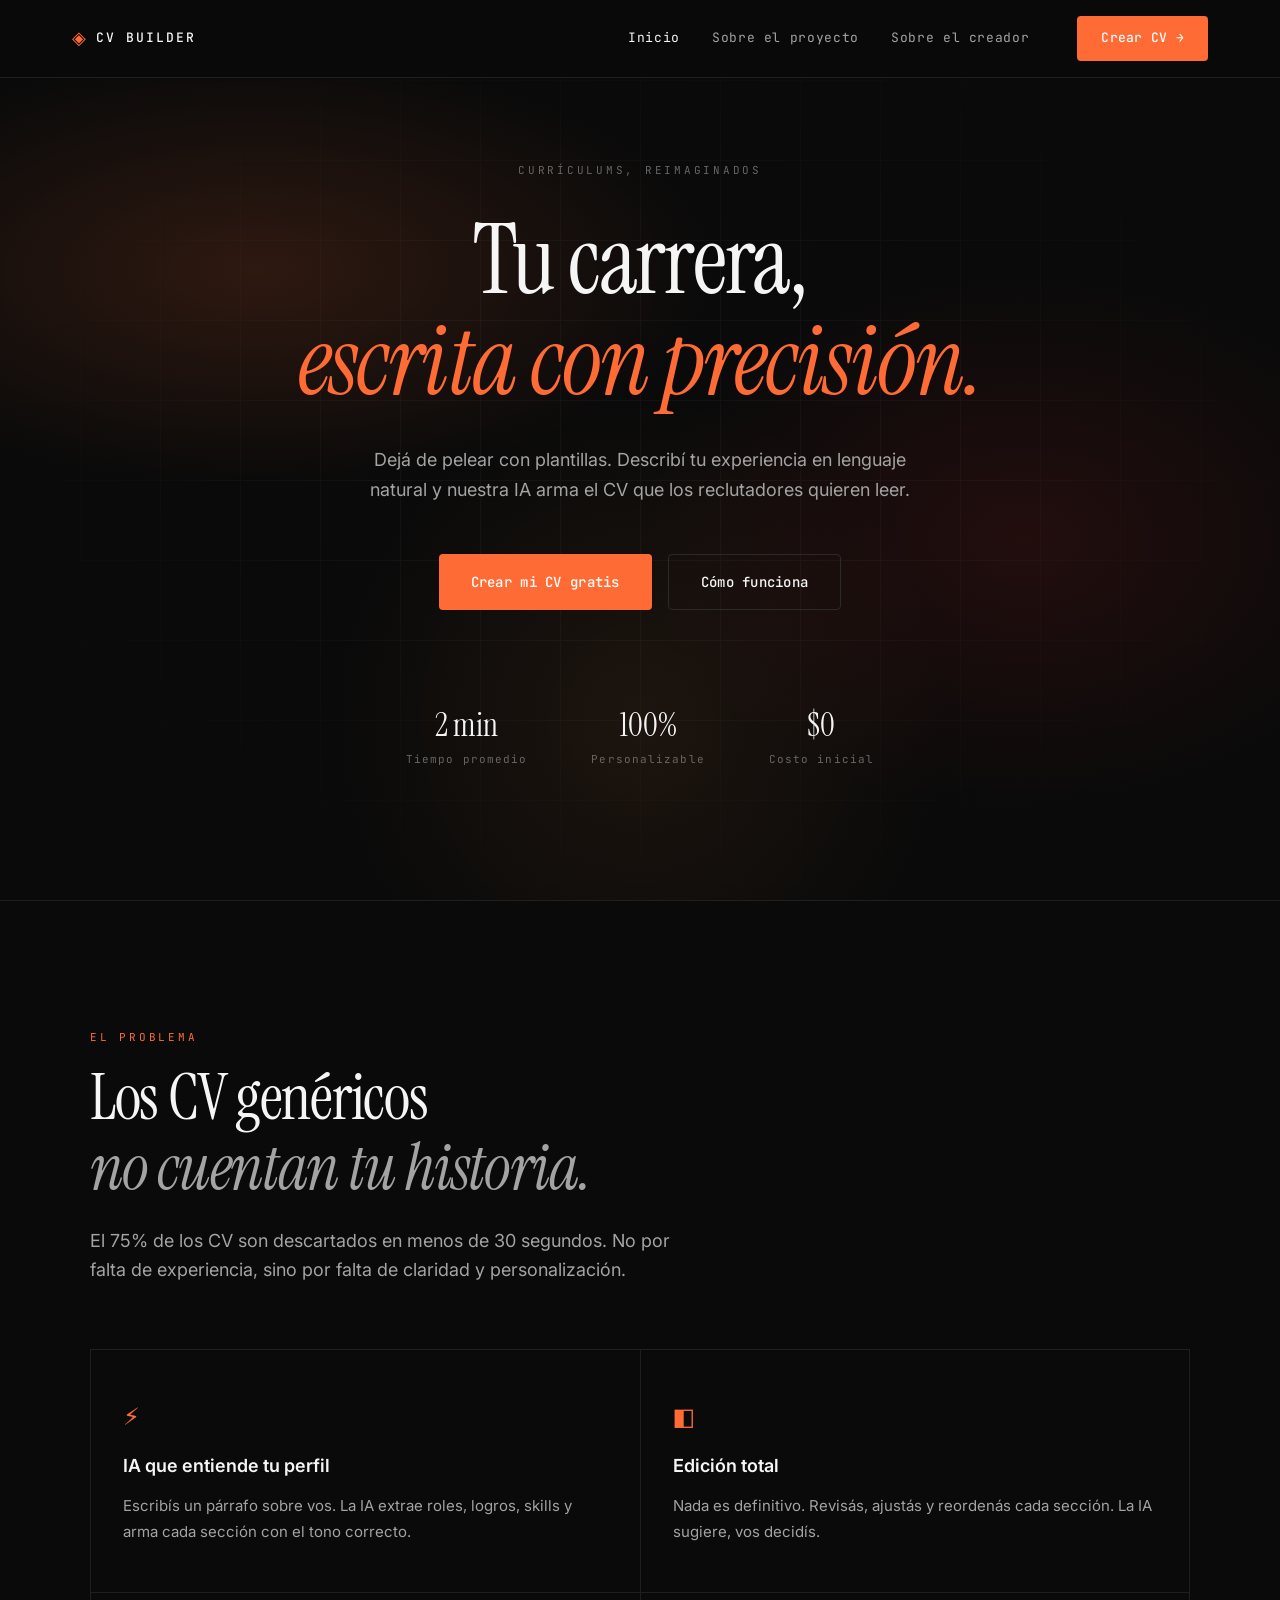
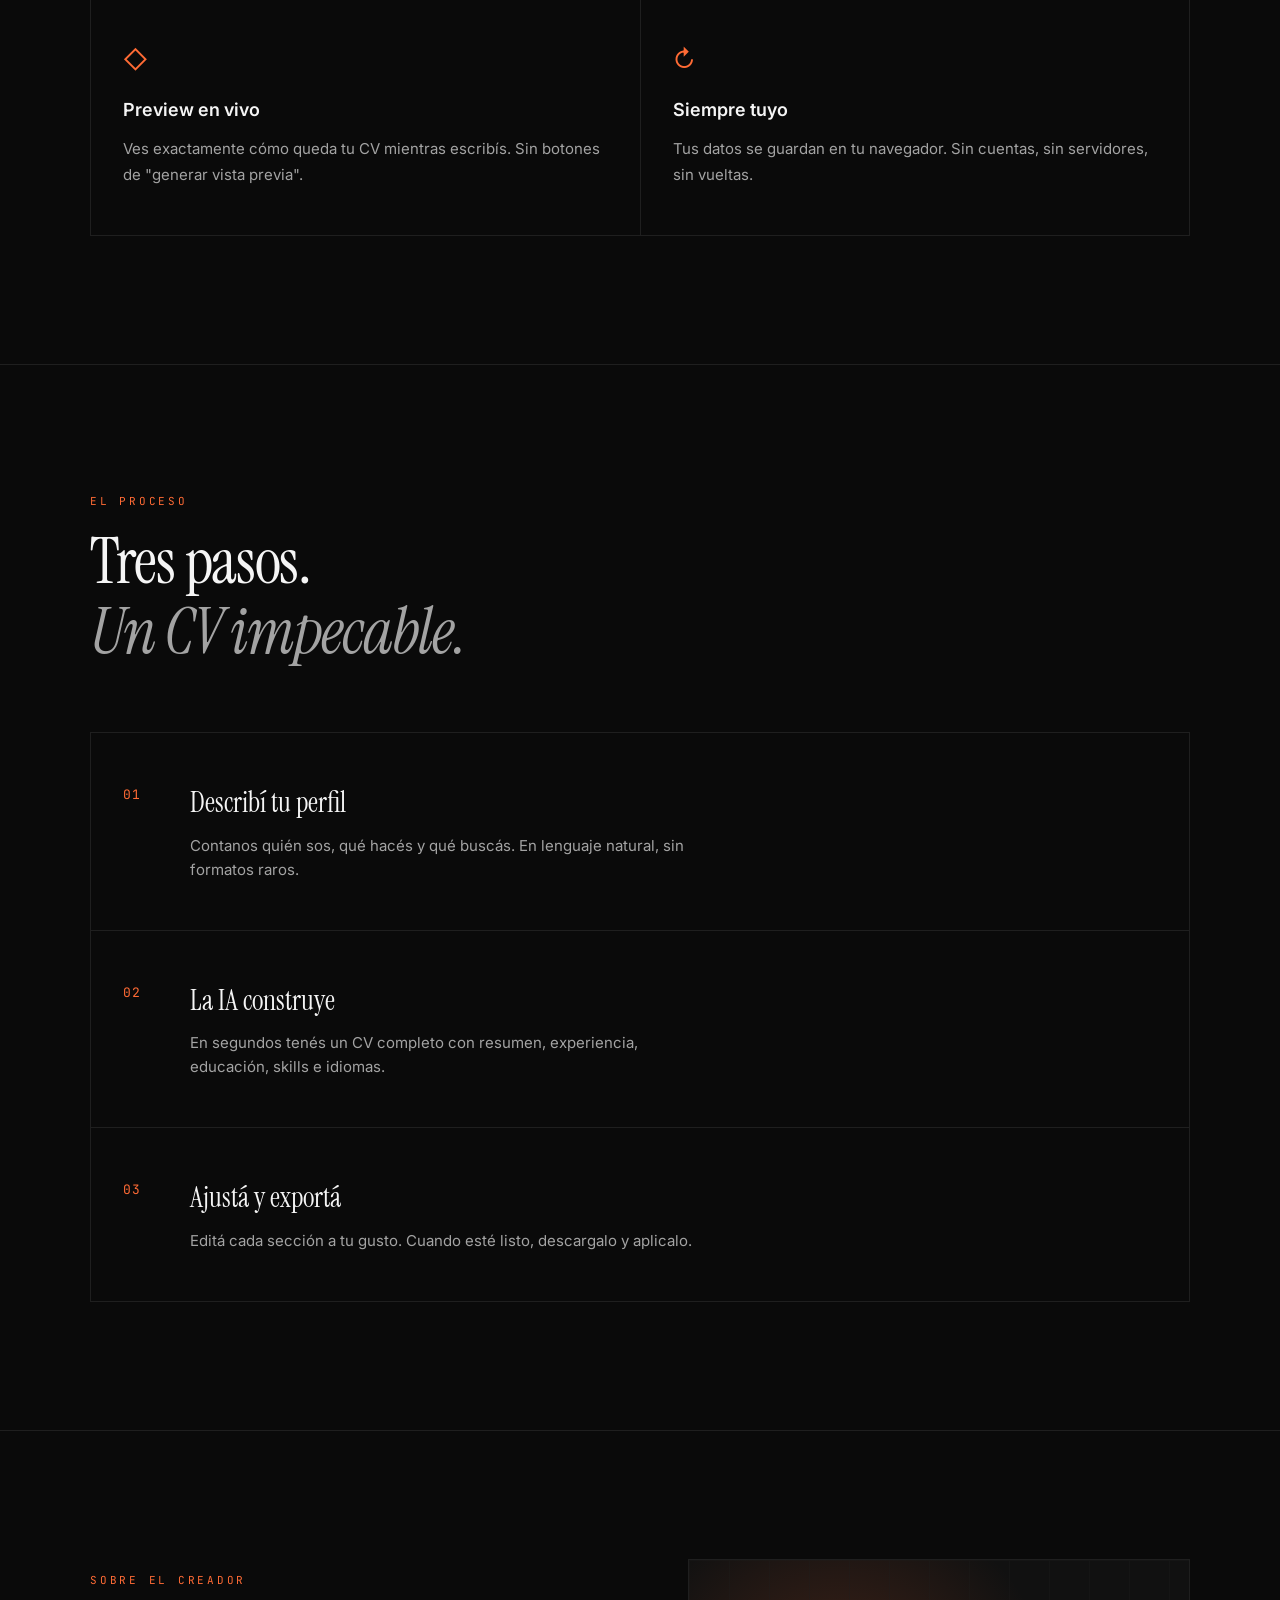
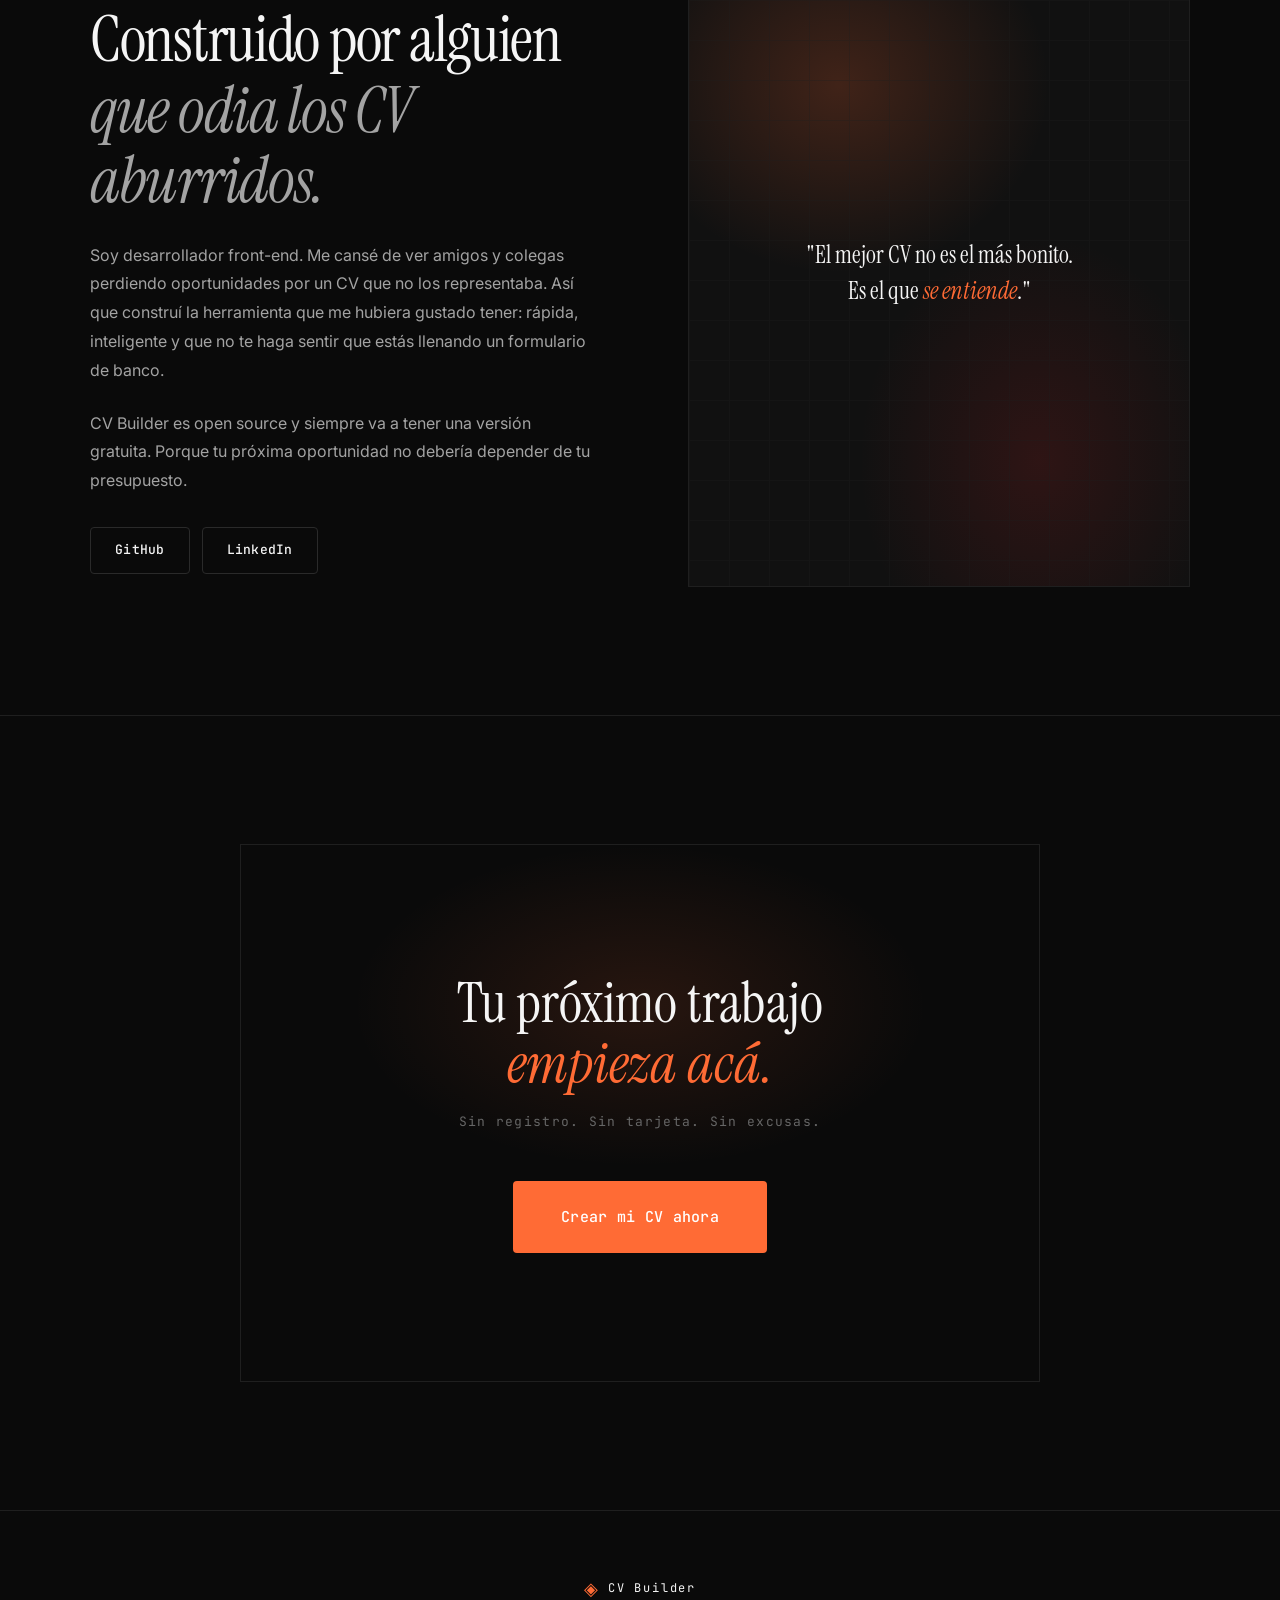
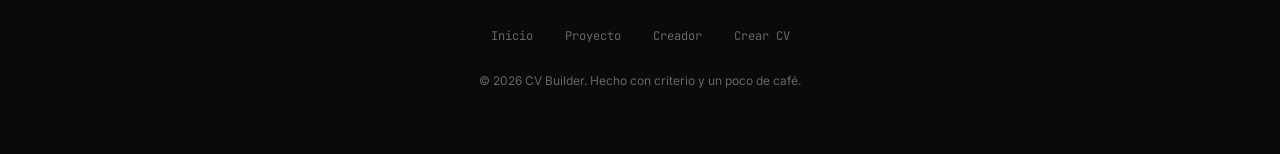
<file: index.html>
<!DOCTYPE html>
<html lang="es">
<head>
  <meta charset="UTF-8" />
  <meta name="viewport" content="width=device-width, initial-scale=1.0" />
  <title>CV Builder — Currículums con IA</title>
  <link rel="preconnect" href="https://fonts.googleapis.com">
  <link rel="preconnect" href="https://fonts.gstatic.com" crossorigin>
  <link href="https://fonts.googleapis.com/css2?family=Instrument+Serif:ital@0;1&family=JetBrains+Mono:wght@400;500&family=Inter:wght@400;500;600&display=swap" rel="stylesheet">
  <link rel="stylesheet" href="styles.css" />
</head>
<body>

  <!-- ═══════════════ NAVBAR ═══════════════ -->
  <header class="navbar">
    <div class="navbar__inner">
      <a href="#inicio" class="navbar__logo">
        <span class="navbar__logo-mark">◈</span>
        <span class="navbar__logo-text">CV BUILDER</span>
      </a>
      <nav id="nav-menu" class="navbar__nav">
        <a href="#inicio" class="navbar__link is-active">Inicio</a>
        <a href="#proyecto" class="navbar__link">Sobre el proyecto</a>
        <a href="#creador" class="navbar__link">Sobre el creador</a>
        <a href="app.html" class="btn btn--primary navbar__cta">Crear CV →</a>
      </nav>
      <button id="nav-toggle" class="navbar__toggle" aria-label="Menú" aria-expanded="false">
        <span></span><span></span><span></span>
      </button>
    </div>
  </header>

  <main>

    <!-- ═══════════════ HERO ═══════════════ -->
    <section id="inicio" class="hero">
      <div class="hero__grid-overlay"></div>
      <div class="hero__aurora"></div>
      <div class="hero__content">
        <p class="hero__label">CURRÍCULUMS, REIMAGINADOS</p>
        <h1 class="hero__title">
          Tu carrera,<br>
          <em>escrita con precisión.</em>
        </h1>
        <p class="hero__subtitle">
          Dejá de pelear con plantillas. Describí tu experiencia en lenguaje natural
          y nuestra IA arma el CV que los reclutadores quieren leer.
        </p>
        <div class="hero__actions">
          <a href="app.html" class="btn btn--primary btn--lg">Crear mi CV gratis</a>
          <a href="#proyecto" class="btn btn--ghost btn--lg">Cómo funciona</a>
        </div>
        <div class="hero__stats">
          <div class="stat">
            <span class="stat__number">2 min</span>
            <span class="stat__label">Tiempo promedio</span>
          </div>
          <div class="stat">
            <span class="stat__number">100%</span>
            <span class="stat__label">Personalizable</span>
          </div>
          <div class="stat">
            <span class="stat__number">$0</span>
            <span class="stat__label">Costo inicial</span>
          </div>
        </div>
      </div>
    </section>

    <!-- ═══════════════ SOBRE EL PROYECTO ═══════════════ -->
    <section id="proyecto" class="section section--problem">
      <div class="section__inner">
        <p class="section__label">EL PROBLEMA</p>
        <h2 class="section__title">
          Los CV genéricos<br>
          <em>no cuentan tu historia.</em>
        </h2>
        <p class="section__lead">
          El 75% de los CV son descartados en menos de 30 segundos.
          No por falta de experiencia, sino por falta de claridad y personalización.
        </p>

        <div class="features-grid">
          <article class="feature-card">
            <span class="feature-card__icon">⚡</span>
            <h3 class="feature-card__title">IA que entiende tu perfil</h3>
            <p class="feature-card__desc">
              Escribís un párrafo sobre vos. La IA extrae roles, logros, skills y arma
              cada sección con el tono correcto.
            </p>
          </article>
          <article class="feature-card">
            <span class="feature-card__icon">◧</span>
            <h3 class="feature-card__title">Edición total</h3>
            <p class="feature-card__desc">
              Nada es definitivo. Revisás, ajustás y reordenás cada sección.
              La IA sugiere, vos decidís.
            </p>
          </article>
          <article class="feature-card">
            <span class="feature-card__icon">◇</span>
            <h3 class="feature-card__title">Preview en vivo</h3>
            <p class="feature-card__desc">
              Ves exactamente cómo queda tu CV mientras escribís.
              Sin botones de "generar vista previa".
            </p>
          </article>
          <article class="feature-card">
            <span class="feature-card__icon">↻</span>
            <h3 class="feature-card__title">Siempre tuyo</h3>
            <p class="feature-card__desc">
              Tus datos se guardan en tu navegador. Sin cuentas, sin servidores,
              sin vueltas.
            </p>
          </article>
        </div>
      </div>
    </section>

    <!-- ═══════════════ CÓMO FUNCIONA ═══════════════ -->
    <section class="section section--process">
      <div class="section__inner">
        <p class="section__label">EL PROCESO</p>
        <h2 class="section__title">
          Tres pasos.<br>
          <em>Un CV impecable.</em>
        </h2>

        <ol class="steps">
          <li class="step">
            <span class="step__num">01</span>
            <div class="step__content">
              <h3 class="step__title">Describí tu perfil</h3>
              <p class="step__desc">
                Contanos quién sos, qué hacés y qué buscás.
                En lenguaje natural, sin formatos raros.
              </p>
            </div>
          </li>
          <li class="step">
            <span class="step__num">02</span>
            <div class="step__content">
              <h3 class="step__title">La IA construye</h3>
              <p class="step__desc">
                En segundos tenés un CV completo con resumen, experiencia,
                educación, skills e idiomas.
              </p>
            </div>
          </li>
          <li class="step">
            <span class="step__num">03</span>
            <div class="step__content">
              <h3 class="step__title">Ajustá y exportá</h3>
              <p class="step__desc">
                Editá cada sección a tu gusto. Cuando esté listo,
                descargalo y aplicalo.
              </p>
            </div>
          </li>
        </ol>
      </div>
    </section>

    <!-- ═══════════════ SOBRE EL CREADOR ═══════════════ -->
    <section id="creador" class="section section--creator">
      <div class="section__inner">
        <div class="creator-grid">
          <div class="creator-info">
            <p class="section__label">SOBRE EL CREADOR</p>
            <h2 class="section__title">
              Construido por alguien<br>
              <em>que odia los CV aburridos.</em>
            </h2>
            <p class="creator-bio">
              Soy desarrollador front-end. Me cansé de ver amigos y colegas
              perdiendo oportunidades por un CV que no los representaba.
              Así que construí la herramienta que me hubiera gustado tener:
              rápida, inteligente y que no te haga sentir que estás llenando un formulario de banco.
            </p>
            <p class="creator-bio">
              CV Builder es open source y siempre va a tener una versión gratuita.
              Porque tu próxima oportunidad no debería depender de tu presupuesto.
            </p>
            <div class="creator-links">
              <a href="#" class="btn btn--ghost">GitHub</a>
              <a href="#" class="btn btn--ghost">LinkedIn</a>
            </div>
          </div>
          <div class="creator-visual">
            <div class="creator-visual__frame">
              <div class="creator-visual__aurora"></div>
              <div class="creator-visual__grid"></div>
              <p class="creator-visual__quote">
                "El mejor CV no es el más bonito.<br>
                Es el que <em>se entiende</em>."
              </p>
            </div>
          </div>
        </div>
      </div>
    </section>

    <!-- ═══════════════ CTA FINAL ═══════════════ -->
    <section class="section section--cta">
      <div class="cta-block">
        <div class="cta-block__aurora"></div>
        <h2 class="cta-block__title">
          Tu próximo trabajo<br>
          <em>empieza acá.</em>
        </h2>
        <p class="cta-block__subtitle">
          Sin registro. Sin tarjeta. Sin excusas.
        </p>
        <a href="app.html" class="btn btn--primary btn--xl">Crear mi CV ahora</a>
      </div>
    </section>

  </main>

  <!-- ═══════════════ FOOTER ═══════════════ -->
  <footer class="footer">
    <div class="footer__inner">
      <div class="footer__brand">
        <span class="navbar__logo-mark">◈</span>
        <span>CV Builder</span>
      </div>
      <nav class="footer__nav">
        <a href="#inicio">Inicio</a>
        <a href="#proyecto">Proyecto</a>
        <a href="#creador">Creador</a>
        <a href="app.html">Crear CV</a>
      </nav>
      <p class="footer__copy">
        © 2026 CV Builder. Hecho con criterio y un poco de café.
      </p>
    </div>
  </footer>

  <script src="landing.js"></script>
</body>
</html>
</file>
<file: styles.css>
/* ═══════════════════════════════════════════════════════
   VARIABLES GLOBALES
   ═══════════════════════════════════════════════════════ */
:root {
  --bg:           #0a0a0a;
  --bg-elevated:  #111111;
  --bg-soft:      #161616;
  --border:       #1f1f1f;
  --border-soft:  #2a2a2a;

  --text:         #f5f5f5;
  --text-soft:    #a3a3a3;
  --text-muted:   #666666;

  --accent:       #ff6b35;
  --accent-2:     #d62828;
  --accent-glow:  rgba(255, 107, 53, 0.15);

  --serif:   'Instrument Serif', Georgia, serif;
  --sans:    'Inter', system-ui, sans-serif;
  --mono:    'JetBrains Mono', ui-monospace, monospace;

  --space-1: 4px;
  --space-2: 8px;
  --space-3: 12px;
  --space-4: 16px;
  --space-5: 24px;
  --space-6: 32px;
  --space-8: 48px;
  --space-10: 64px;
  --space-12: 96px;
  --space-16: 128px;
}

/* ═══════════════════════════════════════════════════════
   RESET
   ═══════════════════════════════════════════════════════ */
*, *::before, *::after { box-sizing: border-box; }
html { scroll-behavior: smooth; }
body {
  margin: 0;
  font-family: var(--sans);
  font-size: 16px;
  line-height: 1.6;
  color: var(--text);
  background: var(--bg);
  -webkit-font-smoothing: antialiased;
}
h1, h2, h3, h4, p, ul, ol { margin: 0; }
ul, ol { padding: 0; list-style: none; }
a { color: inherit; text-decoration: none; }
button { font: inherit; cursor: pointer; border: none; background: none; }
img { max-width: 100%; display: block; }

/* ═══════════════════════════════════════════════════════
   NAVBAR
   ═══════════════════════════════════════════════════════ */
.navbar {
  position: fixed;
  top: 0;
  left: 0;
  right: 0;
  z-index: 1000;
  background: rgba(10, 10, 10, 0.85);
  backdrop-filter: blur(12px);
  border-bottom: 1px solid var(--border);
}
.navbar__inner {
  max-width: 1200px;
  margin: 0 auto;
  padding: var(--space-4) var(--space-6);
  display: flex;
  align-items: center;
  justify-content: space-between;
  position: relative;
}
.navbar__logo {
  display: flex;
  align-items: center;
  gap: var(--space-2);
  font-family: var(--mono);
  font-size: 13px;
  letter-spacing: 0.15em;
  font-weight: 500;
}
.navbar__logo-mark { color: var(--accent); font-size: 18px; }
.navbar__nav {
  display: flex;
  align-items: center;
  gap: var(--space-6);
}
.navbar__link {
  font-size: 13px;
  font-family: var(--mono);
  letter-spacing: 0.05em;
  color: var(--text-soft);
  transition: color 0.2s;
}
.navbar__link:hover,
.navbar__link.is-active { color: var(--text); }
.navbar__cta { margin-left: var(--space-4); }
.navbar__toggle { display: none; }

/* ═══════════════════════════════════════════════════════
   BOTONES
   ═══════════════════════════════════════════════════════ */
.btn {
  display: inline-flex;
  align-items: center;
  justify-content: center;
  gap: var(--space-2);
  padding: var(--space-3) var(--space-5);
  border-radius: 4px;
  font-family: var(--mono);
  font-size: 13px;
  font-weight: 500;
  letter-spacing: 0.02em;
  transition: all 0.2s ease;
  white-space: nowrap;
}
.btn--primary {
  background: var(--accent);
  color: #fff;
}
.btn--primary:hover {
  background: #e85a2a;
  transform: translateY(-1px);
  box-shadow: 0 8px 24px var(--accent-glow);
}
.btn--ghost {
  background: transparent;
  color: var(--text);
  border: 1px solid var(--border-soft);
}
.btn--ghost:hover {
  border-color: var(--text-muted);
  background: var(--bg-soft);
}
.btn--lg { padding: var(--space-4) var(--space-6); font-size: 14px; }
.btn--xl { padding: var(--space-5) var(--space-8); font-size: 15px; }

/* ═══════════════════════════════════════════════════════
   HERO
   ═══════════════════════════════════════════════════════ */
.hero {
  position: relative;
  min-height: 100vh;
  display: flex;
  align-items: center;
  justify-content: center;
  overflow: hidden;
  padding: var(--space-16) var(--space-6) var(--space-12);
}
.hero__grid-overlay {
  position: absolute;
  inset: 0;
  background-image:
    linear-gradient(var(--border) 1px, transparent 1px),
    linear-gradient(90deg, var(--border) 1px, transparent 1px);
  background-size: 80px 80px;
  mask-image: radial-gradient(ellipse at center, black 30%, transparent 75%);
  -webkit-mask-image: radial-gradient(ellipse at center, black 30%, transparent 75%);
  opacity: 0.4;
  pointer-events: none;
}
.hero__aurora {
  position: absolute;
  inset: 0;
  background:
    radial-gradient(ellipse 60% 40% at 20% 30%, rgba(255, 107, 53, 0.15), transparent 60%),
    radial-gradient(ellipse 50% 50% at 80% 60%, rgba(214, 40, 40, 0.12), transparent 60%),
    radial-gradient(ellipse 40% 60% at 50% 80%, rgba(255, 140, 60, 0.08), transparent 60%);
  pointer-events: none;
}
.hero__content {
  position: relative;
  z-index: 2;
  max-width: 900px;
  text-align: center;
}
.hero__label {
  font-family: var(--mono);
  font-size: 11px;
  letter-spacing: 0.25em;
  color: var(--text-muted);
  margin-bottom: var(--space-6);
}
.hero__title {
  font-family: var(--serif);
  font-size: clamp(48px, 8vw, 96px);
  font-weight: 400;
  line-height: 1.05;
  letter-spacing: -0.02em;
  margin-bottom: var(--space-6);
}
.hero__title em {
  font-style: italic;
  color: var(--accent);
}
.hero__subtitle {
  font-size: 18px;
  color: var(--text-soft);
  max-width: 560px;
  margin: 0 auto var(--space-8);
  line-height: 1.7;
}
.hero__actions {
  display: flex;
  gap: var(--space-4);
  justify-content: center;
  flex-wrap: wrap;
  margin-bottom: var(--space-12);
}
.hero__stats {
  display: flex;
  gap: var(--space-10);
  justify-content: center;
  flex-wrap: wrap;
}
.stat { text-align: center; }
.stat__number {
  display: block;
  font-family: var(--serif);
  font-size: 32px;
  color: var(--text);
  line-height: 1.2;
}
.stat__label {
  font-family: var(--mono);
  font-size: 11px;
  letter-spacing: 0.1em;
  color: var(--text-muted);
}

/* ═══════════════════════════════════════════════════════
   SECCIONES GENÉRICAS
   ═══════════════════════════════════════════════════════ */
.section {
  padding: var(--space-16) var(--space-6);
  position: relative;
}
.section__inner {
  max-width: 1100px;
  margin: 0 auto;
}
.section__label {
  font-family: var(--mono);
  font-size: 11px;
  letter-spacing: 0.25em;
  color: var(--accent);
  margin-bottom: var(--space-4);
}
.section__title {
  font-family: var(--serif);
  font-size: clamp(36px, 5vw, 64px);
  font-weight: 400;
  line-height: 1.1;
  letter-spacing: -0.02em;
  margin-bottom: var(--space-5);
}
.section__title em {
  font-style: italic;
  color: var(--text-soft);
}
.section__lead {
  font-size: 18px;
  color: var(--text-soft);
  max-width: 600px;
  margin-bottom: var(--space-10);
}
.section--problem { border-top: 1px solid var(--border); }
.section--process { border-top: 1px solid var(--border); }
.section--creator { border-top: 1px solid var(--border); }
.section--cta { border-top: 1px solid var(--border); padding: var(--space-16) var(--space-6); }

/* ═══════════════════════════════════════════════════════
   FEATURES GRID
   ═══════════════════════════════════════════════════════ */
.features-grid {
  display: grid;
  grid-template-columns: repeat(2, 1fr);
  gap: 1px;
  background: var(--border);
  border: 1px solid var(--border);
  margin-top: var(--space-10);
}
.feature-card {
  background: var(--bg);
  padding: var(--space-8) var(--space-6);
  transition: background 0.2s;
}
.feature-card:hover { background: var(--bg-elevated); }
.feature-card__icon {
  display: block;
  font-size: 24px;
  color: var(--accent);
  margin-bottom: var(--space-4);
}
.feature-card__title {
  font-family: var(--sans);
  font-size: 18px;
  font-weight: 600;
  margin-bottom: var(--space-3);
}
.feature-card__desc {
  font-size: 15px;
  color: var(--text-soft);
  line-height: 1.7;
}

/* ═══════════════════════════════════════════════════════
   PASOS
   ═══════════════════════════════════════════════════════ */
.steps {
  margin-top: var(--space-10);
  display: flex;
  flex-direction: column;
  gap: 1px;
  background: var(--border);
  border: 1px solid var(--border);
}
.step {
  background: var(--bg);
  padding: var(--space-8) var(--space-6);
  display: flex;
  gap: var(--space-8);
  align-items: flex-start;
  transition: background 0.2s;
}
.step:hover { background: var(--bg-elevated); }
.step__num {
  font-family: var(--mono);
  font-size: 13px;
  color: var(--accent);
  letter-spacing: 0.1em;
  flex-shrink: 0;
  padding-top: 4px;
}
.step__title {
  font-family: var(--serif);
  font-size: 28px;
  font-weight: 400;
  margin-bottom: var(--space-2);
}
.step__desc {
  font-size: 15px;
  color: var(--text-soft);
  max-width: 520px;
}

/* ═══════════════════════════════════════════════════════
   CREADOR
   ═══════════════════════════════════════════════════════ */
.creator-grid {
  display: grid;
  grid-template-columns: 1fr 1fr;
  gap: var(--space-12);
  align-items: center;
}
.creator-bio {
  font-size: 16px;
  color: var(--text-soft);
  line-height: 1.8;
  margin-bottom: var(--space-5);
}
.creator-links {
  display: flex;
  gap: var(--space-3);
  margin-top: var(--space-6);
}
.creator-visual__frame {
  position: relative;
  aspect-ratio: 4 / 5;
  border: 1px solid var(--border);
  overflow: hidden;
  display: flex;
  align-items: center;
  justify-content: center;
  background: var(--bg-elevated);
}
.creator-visual__aurora {
  position: absolute;
  inset: 0;
  background:
    radial-gradient(ellipse 70% 50% at 30% 20%, rgba(255, 107, 53, 0.2), transparent 60%),
    radial-gradient(ellipse 60% 60% at 70% 80%, rgba(214, 40, 40, 0.15), transparent 60%);
}
.creator-visual__grid {
  position: absolute;
  inset: 0;
  background-image:
    linear-gradient(var(--border) 1px, transparent 1px),
    linear-gradient(90deg, var(--border) 1px, transparent 1px);
  background-size: 40px 40px;
  opacity: 0.3;
}
.creator-visual__quote {
  position: relative;
  z-index: 2;
  font-family: var(--serif);
  font-size: 24px;
  text-align: center;
  padding: var(--space-8);
  line-height: 1.5;
}
.creator-visual__quote em {
  font-style: italic;
  color: var(--accent);
}

/* ═══════════════════════════════════════════════════════
   CTA FINAL
   ═══════════════════════════════════════════════════════ */
.cta-block {
  position: relative;
  max-width: 800px;
  margin: 0 auto;
  text-align: center;
  padding: var(--space-16) var(--space-8);
  border: 1px solid var(--border);
  overflow: hidden;
}
.cta-block__aurora {
  position: absolute;
  inset: 0;
  background:
    radial-gradient(ellipse 60% 50% at 50% 30%, rgba(255, 107, 53, 0.12), transparent 60%);
  pointer-events: none;
}
.cta-block__title {
  position: relative;
  z-index: 2;
  font-family: var(--serif);
  font-size: clamp(36px, 5vw, 56px);
  font-weight: 400;
  line-height: 1.1;
  margin-bottom: var(--space-4);
}
.cta-block__title em {
  font-style: italic;
  color: var(--accent);
}
.cta-block__subtitle {
  position: relative;
  z-index: 2;
  font-family: var(--mono);
  font-size: 13px;
  color: var(--text-muted);
  letter-spacing: 0.1em;
  margin-bottom: var(--space-8);
}
.cta-block .btn { position: relative; z-index: 2; }

/* ═══════════════════════════════════════════════════════
   FOOTER
   ═══════════════════════════════════════════════════════ */
.footer {
  border-top: 1px solid var(--border);
  padding: var(--space-10) var(--space-6);
}
.footer__inner {
  max-width: 1100px;
  margin: 0 auto;
  display: flex;
  flex-direction: column;
  align-items: center;
  gap: var(--space-5);
}
.footer__brand {
  display: flex;
  align-items: center;
  gap: var(--space-2);
  font-family: var(--mono);
  font-size: 12px;
  letter-spacing: 0.15em;
}
.footer__nav {
  display: flex;
  gap: var(--space-6);
}
.footer__nav a {
  font-family: var(--mono);
  font-size: 12px;
  color: var(--text-muted);
  transition: color 0.2s;
}
.footer__nav a:hover { color: var(--text); }
.footer__copy {
  font-size: 12px;
  color: var(--text-muted);
  text-align: center;
}

/* ═══════════════════════════════════════════════════════
   RESPONSIVE
   ═══════════════════════════════════════════════════════ */
@media (max-width: 900px) {
  .navbar__nav {
    display: none;
    position: absolute;
    top: 100%;
    left: 0;
    right: 0;
    flex-direction: column;
    align-items: stretch;
    gap: 0;
    background: rgba(10, 10, 10, 0.98);
    backdrop-filter: blur(12px);
    border-bottom: 1px solid var(--border);
    padding: var(--space-4);
  }
  .navbar__nav.is-open { display: flex; }
  .navbar__link {
    padding: var(--space-3) var(--space-4);
    border-bottom: 1px solid var(--border);
    font-size: 14px;
  }
  .navbar__cta {
    margin: var(--space-4) 0 0;
    justify-content: center;
  }
  .navbar__toggle {
    display: flex;
    flex-direction: column;
    gap: 5px;
    padding: var(--space-2);
  }
  .navbar__toggle span {
    width: 22px;
    height: 1.5px;
    background: var(--text);
    transition: transform 0.2s, opacity 0.2s;
  }
  .navbar__toggle.is-open span:nth-child(1) { transform: translateY(6.5px) rotate(45deg); }
  .navbar__toggle.is-open span:nth-child(2) { opacity: 0; }
  .navbar__toggle.is-open span:nth-child(3) { transform: translateY(-6.5px) rotate(-45deg); }

  .features-grid { grid-template-columns: 1fr; }
  .creator-grid { grid-template-columns: 1fr; gap: var(--space-8); }
  .step { flex-direction: column; gap: var(--space-3); }
}

@media (max-width: 600px) {
  .hero__actions { flex-direction: column; align-items: stretch; }
  .hero__stats { gap: var(--space-6); }
  .footer__nav { flex-wrap: wrap; justify-content: center; }
}
</file>
